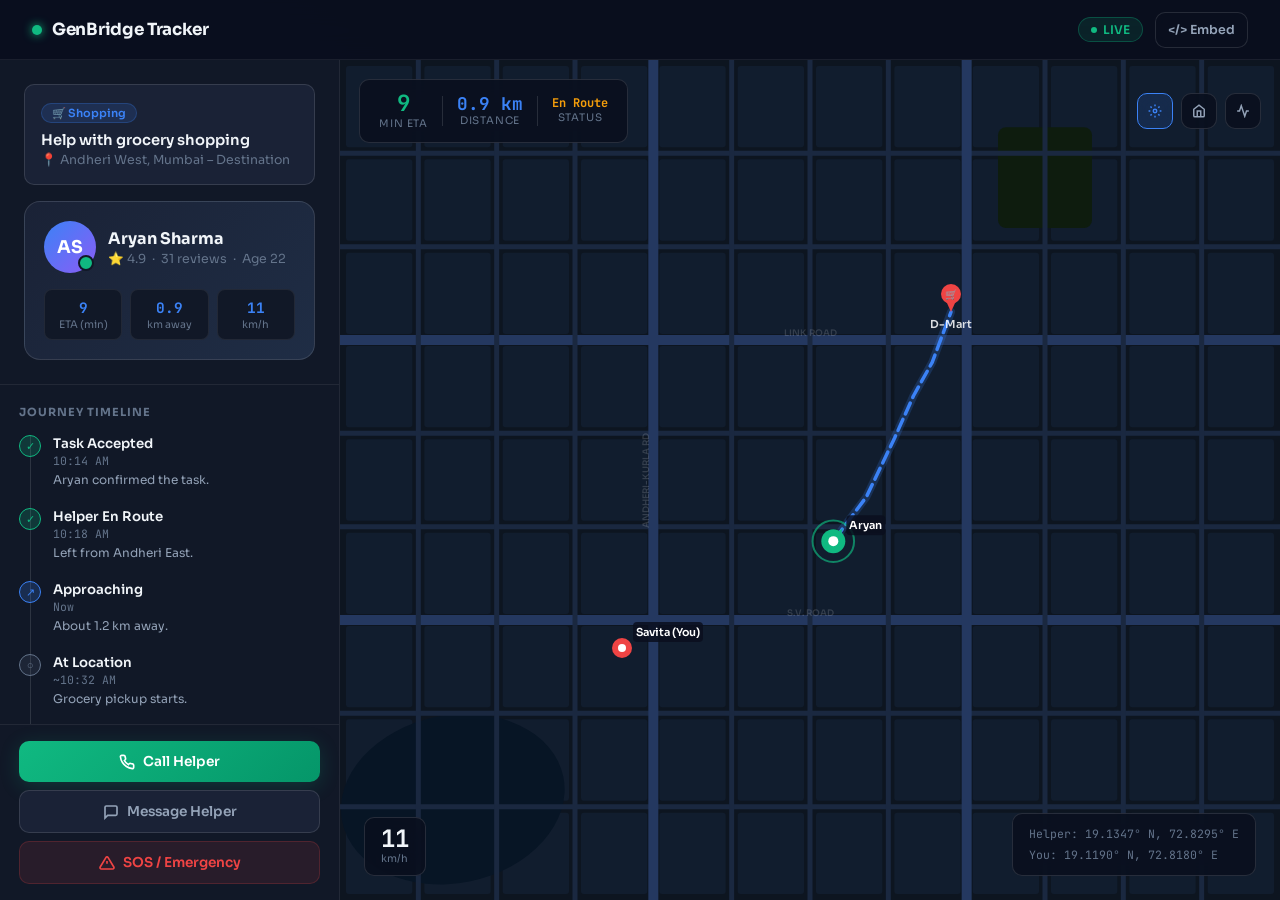
<file: track.html>
<!DOCTYPE html>
<html lang="en">
<head>
  <meta charset="UTF-8"/>
  <meta name="viewport" content="width=device-width, initial-scale=1.0"/>
  <title>Live Helper Tracker – GenBridge</title>
  <link href="https://fonts.googleapis.com/css2?family=Sora:wght@300;400;500;600;700&family=JetBrains+Mono:wght@400;600&display=swap" rel="stylesheet"/>
  <style>
    :root {
      --bg: #0a0f1e;
      --surface: #111827;
      --surface2: #1a2236;
      --surface3: #1f2d45;
      --border: rgba(255,255,255,0.07);
      --border2: rgba(255,255,255,0.12);
      --blue: #3b82f6;
      --blue-glow: rgba(59,130,246,0.25);
      --green: #10b981;
      --green-glow: rgba(16,185,129,0.2);
      --amber: #f59e0b;
      --red: #ef4444;
      --text: #f1f5f9;
      --text-muted: #64748b;
      --text-dim: #94a3b8;
      --radius: 16px;
      --radius-sm: 10px;
      --mono: 'JetBrains Mono', monospace;
    }

    * { margin: 0; padding: 0; box-sizing: border-box; }

    body {
      font-family: 'Sora', sans-serif;
      background: var(--bg);
      color: var(--text);
      min-height: 100vh;
      overflow-x: hidden;
    }

    /* ---- ANIMATED BG ---- */
    body::before {
      content: '';
      position: fixed;
      inset: 0;
      background:
        radial-gradient(ellipse 600px 400px at 10% 20%, rgba(59,130,246,0.06) 0%, transparent 70%),
        radial-gradient(ellipse 500px 400px at 90% 80%, rgba(16,185,129,0.05) 0%, transparent 70%);
      pointer-events: none;
      z-index: 0;
    }

    /* ---- HEADER ---- */
    header {
      position: sticky; top: 0; z-index: 100;
      background: rgba(10,15,30,0.85);
      backdrop-filter: blur(20px);
      border-bottom: 1px solid var(--border);
      padding: 0 2rem;
      height: 60px;
      display: flex; align-items: center; justify-content: space-between;
    }

    .logo {
      display: flex; align-items: center; gap: 10px;
      font-size: 1.05rem; font-weight: 700; letter-spacing: -0.3px;
    }
    .logo-dot {
      width: 10px; height: 10px; border-radius: 50%;
      background: var(--green);
      box-shadow: 0 0 10px var(--green);
      animation: pulse-dot 2s ease-in-out infinite;
    }
    @keyframes pulse-dot {
      0%,100% { transform: scale(1); box-shadow: 0 0 10px var(--green); }
      50% { transform: scale(1.3); box-shadow: 0 0 18px var(--green); }
    }

    .header-right { display: flex; align-items: center; gap: 12px; }
    .live-badge {
      display: flex; align-items: center; gap: 6px;
      background: rgba(16,185,129,0.12);
      border: 1px solid rgba(16,185,129,0.3);
      border-radius: 50px;
      padding: 4px 12px;
      font-size: 0.75rem; font-weight: 600;
      color: var(--green);
    }
    .live-badge-dot {
      width: 6px; height: 6px; border-radius: 50%;
      background: var(--green);
      animation: blink 1.2s ease-in-out infinite;
    }
    @keyframes blink { 0%,100%{opacity:1} 50%{opacity:0.3} }

    /* ---- LAYOUT ---- */
    .layout {
      display: grid;
      grid-template-columns: 340px 1fr;
      height: calc(100vh - 60px);
      position: relative; z-index: 1;
    }

    /* ---- SIDEBAR ---- */
    .sidebar {
      background: var(--surface);
      border-right: 1px solid var(--border);
      display: flex; flex-direction: column;
      overflow: hidden;
    }

    .sidebar-top {
      padding: 1.5rem;
      border-bottom: 1px solid var(--border);
    }

    .task-info-card {
      background: var(--surface2);
      border: 1px solid var(--border2);
      border-radius: var(--radius-sm);
      padding: 1rem;
      margin-bottom: 1rem;
    }

    .task-badge {
      display: inline-flex; align-items: center; gap: 5px;
      background: rgba(59,130,246,0.15);
      border: 1px solid rgba(59,130,246,0.25);
      border-radius: 50px; padding: 2px 10px;
      font-size: 0.7rem; font-weight: 600; color: var(--blue);
      margin-bottom: 0.5rem;
    }

    .task-title-sm { font-size: 0.92rem; font-weight: 600; margin-bottom: 3px; }
    .task-addr { font-size: 0.78rem; color: var(--text-muted); display: flex; align-items: center; gap: 4px; }

    .helper-card {
      background: linear-gradient(135deg, var(--surface2) 0%, var(--surface3) 100%);
      border: 1px solid var(--border2);
      border-radius: var(--radius);
      padding: 1.2rem;
    }

    .helper-card-top { display: flex; align-items: center; gap: 12px; margin-bottom: 1rem; }

    .helper-avatar {
      width: 52px; height: 52px; border-radius: 50%;
      background: linear-gradient(135deg, #3b82f6, #8b5cf6);
      display: flex; align-items: center; justify-content: center;
      font-size: 1.1rem; font-weight: 700; color: #fff;
      flex-shrink: 0;
      position: relative;
    }
    .helper-avatar::after {
      content: '';
      position: absolute; bottom: 2px; right: 2px;
      width: 12px; height: 12px; border-radius: 50%;
      background: var(--green); border: 2px solid var(--surface);
    }

    .helper-name { font-size: 1rem; font-weight: 700; }
    .helper-sub { font-size: 0.78rem; color: var(--text-muted); margin-top: 2px; }

    .helper-stats {
      display: grid; grid-template-columns: 1fr 1fr 1fr;
      gap: 8px;
    }
    .helper-stat {
      background: var(--surface);
      border: 1px solid var(--border);
      border-radius: 8px;
      padding: 0.5rem;
      text-align: center;
    }
    .helper-stat .val { font-size: 0.9rem; font-weight: 700; font-family: var(--mono); color: var(--blue); }
    .helper-stat .lbl { font-size: 0.65rem; color: var(--text-muted); margin-top: 1px; }

    /* ---- TIMELINE ---- */
    .sidebar-timeline {
      flex: 1; overflow-y: auto; padding: 1.2rem;
      scrollbar-width: thin; scrollbar-color: var(--border2) transparent;
    }
    .timeline-label {
      font-size: 0.7rem; font-weight: 700; text-transform: uppercase;
      letter-spacing: 1px; color: var(--text-muted); margin-bottom: 1rem;
    }

    .timeline { position: relative; }
    .timeline::before {
      content: ''; position: absolute; left: 11px; top: 0; bottom: 0;
      width: 1px; background: var(--border2);
    }

    .timeline-item {
      display: flex; gap: 12px; align-items: flex-start;
      margin-bottom: 1.2rem; position: relative;
      opacity: 0;
      transform: translateX(-8px);
      animation: slide-in 0.4s ease forwards;
    }
    @keyframes slide-in {
      to { opacity: 1; transform: translateX(0); }
    }

    .t-dot {
      width: 22px; height: 22px; border-radius: 50%;
      display: flex; align-items: center; justify-content: center;
      flex-shrink: 0; font-size: 0.7rem;
      position: relative; z-index: 1;
    }
    .t-dot.done { background: rgba(16,185,129,0.2); border: 1.5px solid var(--green); color: var(--green); }
    .t-dot.active { background: rgba(59,130,246,0.2); border: 1.5px solid var(--blue); color: var(--blue); animation: ring 1.5s ease-in-out infinite; }
    .t-dot.pending { background: rgba(100,116,139,0.15); border: 1.5px solid var(--text-muted); color: var(--text-muted); }
    @keyframes ring {
      0%,100% { box-shadow: 0 0 0 0 rgba(59,130,246,0.4); }
      50% { box-shadow: 0 0 0 6px rgba(59,130,246,0); }
    }

    .t-content { flex: 1; }
    .t-title { font-size: 0.83rem; font-weight: 600; }
    .t-time { font-size: 0.72rem; color: var(--text-muted); font-family: var(--mono); margin-top: 1px; }
    .t-desc { font-size: 0.75rem; color: var(--text-dim); margin-top: 3px; line-height: 1.5; }

    /* ---- ACTION BUTTONS ---- */
    .sidebar-actions {
      padding: 1rem 1.2rem;
      border-top: 1px solid var(--border);
      display: flex; flex-direction: column; gap: 8px;
    }

    .btn-call {
      display: flex; align-items: center; justify-content: center; gap: 8px;
      padding: 0.75rem;
      border-radius: var(--radius-sm);
      font-family: 'Sora', sans-serif;
      font-size: 0.85rem; font-weight: 600;
      cursor: pointer; border: none;
      transition: all 0.2s;
    }
    .btn-call.primary {
      background: linear-gradient(135deg, var(--green), #059669);
      color: #fff;
      box-shadow: 0 4px 20px var(--green-glow);
    }
    .btn-call.primary:hover { transform: translateY(-1px); box-shadow: 0 8px 28px var(--green-glow); }
    .btn-call.secondary {
      background: var(--surface2); color: var(--text-dim);
      border: 1px solid var(--border2);
    }
    .btn-call.secondary:hover { background: var(--surface3); color: var(--text); }
    .btn-call.danger { background: rgba(239,68,68,0.1); color: var(--red); border: 1px solid rgba(239,68,68,0.2); }
    .btn-call.danger:hover { background: rgba(239,68,68,0.18); }

    /* ---- MAP AREA ---- */
    .map-area {
      position: relative;
      background: var(--surface2);
      overflow: hidden;
    }

    canvas#map-canvas {
      width: 100%; height: 100%;
      display: block;
    }

    /* ---- MAP OVERLAYS ---- */
    .map-top-bar {
      position: absolute; top: 1.2rem; left: 1.2rem; right: 1.2rem;
      display: flex; align-items: center; gap: 12px;
      z-index: 10;
    }

    .eta-card {
      background: rgba(10,15,30,0.88);
      backdrop-filter: blur(16px);
      border: 1px solid var(--border2);
      border-radius: var(--radius-sm);
      padding: 0.75rem 1.2rem;
      display: flex; align-items: center; gap: 14px;
    }

    .eta-block { text-align: center; }
    .eta-val { font-size: 1.4rem; font-weight: 700; font-family: var(--mono); color: var(--green); line-height: 1; }
    .eta-label { font-size: 0.65rem; text-transform: uppercase; letter-spacing: 0.8px; color: var(--text-muted); margin-top: 2px; }
    .eta-divider { width: 1px; height: 30px; background: var(--border2); }

    .dist-block { text-align: center; }
    .dist-val { font-size: 1.1rem; font-weight: 700; font-family: var(--mono); color: var(--blue); line-height: 1; }
    .dist-label { font-size: 0.65rem; text-transform: uppercase; letter-spacing: 0.8px; color: var(--text-muted); margin-top: 2px; }

    .map-controls {
      margin-left: auto; display: flex; gap: 8px;
    }
    .map-btn {
      width: 36px; height: 36px;
      background: rgba(10,15,30,0.88);
      backdrop-filter: blur(16px);
      border: 1px solid var(--border2);
      border-radius: 10px;
      display: flex; align-items: center; justify-content: center;
      cursor: pointer; color: var(--text-dim);
      font-size: 0.9rem;
      transition: all 0.18s;
    }
    .map-btn:hover { border-color: var(--blue); color: var(--blue); }
    .map-btn.active { background: rgba(59,130,246,0.15); border-color: var(--blue); color: var(--blue); }

    .speed-badge {
      position: absolute; bottom: 1.5rem; left: 1.5rem;
      background: rgba(10,15,30,0.88);
      backdrop-filter: blur(16px);
      border: 1px solid var(--border2);
      border-radius: var(--radius-sm);
      padding: 0.6rem 1rem;
      z-index: 10;
    }
    .speed-val { font-size: 1.5rem; font-weight: 700; font-family: var(--mono); color: var(--text); line-height: 1; }
    .speed-unit { font-size: 0.65rem; color: var(--text-muted); margin-top: 1px; }

    .coord-display {
      position: absolute; bottom: 1.5rem; right: 1.5rem;
      background: rgba(10,15,30,0.88);
      backdrop-filter: blur(16px);
      border: 1px solid var(--border2);
      border-radius: var(--radius-sm);
      padding: 0.6rem 1rem;
      font-family: var(--mono);
      font-size: 0.72rem; color: var(--text-muted);
      z-index: 10;
      line-height: 1.8;
    }

    /* ---- PANIC ALERT ---- */
    .panic-overlay {
      position: fixed; inset: 0;
      background: rgba(239,68,68,0.12);
      display: none; z-index: 200;
      animation: panic-flash 0.6s ease-in-out infinite;
    }
    @keyframes panic-flash { 0%,100%{opacity:0} 50%{opacity:1} }

    .panic-modal {
      position: fixed;
      top: 50%; left: 50%;
      transform: translate(-50%, -50%);
      background: var(--surface);
      border: 2px solid var(--red);
      border-radius: var(--radius);
      padding: 2rem;
      z-index: 201;
      width: 360px;
      box-shadow: 0 0 60px rgba(239,68,68,0.3);
      display: none;
      text-align: center;
    }
    .panic-modal.show { display: block; }
    .panic-overlay.show { display: block; }

    /* ---- TOAST ---- */
    .toast-container {
      position: fixed; top: 80px; right: 1.5rem;
      display: flex; flex-direction: column; gap: 8px;
      z-index: 300;
    }
    .toast {
      background: var(--surface);
      border: 1px solid var(--border2);
      border-radius: var(--radius-sm);
      padding: 0.8rem 1rem;
      font-size: 0.82rem;
      display: flex; align-items: center; gap: 8px;
      animation: toast-in 0.3s ease, toast-out 0.3s ease 2.7s forwards;
      min-width: 240px;
      box-shadow: 0 8px 24px rgba(0,0,0,0.3);
    }
    @keyframes toast-in { from { opacity: 0; transform: translateX(20px); } to { opacity: 1; transform: translateX(0); } }
    @keyframes toast-out { from { opacity: 1; } to { opacity: 0; transform: translateX(20px); } }
    .toast.success { border-left: 3px solid var(--green); }
    .toast.info { border-left: 3px solid var(--blue); }
    .toast.warn { border-left: 3px solid var(--amber); }

    /* ---- INTEGRATION PANEL ---- */
    .integration-panel {
      position: absolute; top: 0; right: 0; bottom: 0;
      width: 360px;
      background: var(--surface);
      border-left: 1px solid var(--border);
      transform: translateX(100%);
      transition: transform 0.35s cubic-bezier(0.16, 1, 0.3, 1);
      z-index: 20;
      overflow-y: auto;
      padding: 1.5rem;
    }
    .integration-panel.open { transform: translateX(0); }

    .integration-panel h3 { font-size: 1rem; font-weight: 700; margin-bottom: 0.3rem; }
    .integration-panel p { font-size: 0.78rem; color: var(--text-muted); margin-bottom: 1.2rem; line-height: 1.6; }

    .code-block {
      background: #0d1117;
      border: 1px solid var(--border2);
      border-radius: 8px;
      padding: 0.9rem;
      font-family: var(--mono);
      font-size: 0.72rem;
      line-height: 1.7;
      color: #e2e8f0;
      overflow-x: auto;
      margin-bottom: 1rem;
      white-space: pre;
    }
    .code-block .kw { color: #7dd3fc; }
    .code-block .str { color: #86efac; }
    .code-block .fn { color: #c4b5fd; }
    .code-block .cm { color: #475569; }
    .code-block .num { color: #fda4af; }

    .copy-btn {
      display: flex; align-items: center; gap: 6px;
      padding: 0.45rem 0.9rem;
      border-radius: 7px;
      border: 1px solid var(--border2);
      background: var(--surface2);
      color: var(--text-dim);
      font-family: 'Sora', sans-serif;
      font-size: 0.75rem; font-weight: 600;
      cursor: pointer; transition: all 0.18s;
      margin-bottom: 1.4rem;
    }
    .copy-btn:hover { background: var(--blue); color: #fff; border-color: var(--blue); }

    .method-tab { display: flex; gap: 6px; margin-bottom: 1rem; }
    .m-tab {
      padding: 5px 12px; border-radius: 6px; font-size: 0.75rem; font-weight: 600;
      cursor: pointer; border: 1px solid var(--border2); background: none; color: var(--text-muted);
      font-family: 'Sora', sans-serif; transition: all 0.18s;
    }
    .m-tab.active { background: var(--blue); color: #fff; border-color: var(--blue); }

    .section-title {
      font-size: 0.7rem; font-weight: 700; text-transform: uppercase;
      letter-spacing: 1px; color: var(--text-muted);
      margin: 1.2rem 0 0.7rem;
    }

    .close-panel {
      display: flex; align-items: center; gap: 6px;
      padding: 0.4rem 0.8rem;
      border-radius: 7px; border: 1px solid var(--border2);
      background: none; color: var(--text-muted);
      font-family: 'Sora', sans-serif; font-size: 0.78rem;
      cursor: pointer; margin-bottom: 1.2rem;
      transition: all 0.18s;
    }
    .close-panel:hover { background: var(--surface2); color: var(--text); }

    /* ---- RESPONSIVE ---- */
    @media (max-width: 860px) {
      .layout { grid-template-columns: 1fr; }
      .sidebar { max-height: 50vh; }
      .integration-panel { width: 100%; }
    }
  </style>
</head>
<body>

<!-- HEADER -->
<header>
  <div class="logo">
    <div class="logo-dot"></div>
    GenBridge Tracker
  </div>
  <div class="header-right">
    <div class="live-badge"><div class="live-badge-dot"></div> LIVE</div>
    <button class="map-btn" onclick="toggleIntegration()" title="Integration Code" style="width:auto;padding:0 12px;gap:6px;font-size:0.78rem;font-family:Sora,sans-serif;font-weight:600;">
      &lt;/&gt; Embed
    </button>
  </div>
</header>

<!-- LAYOUT -->
<div class="layout">

  <!-- SIDEBAR -->
  <aside class="sidebar">
    <div class="sidebar-top">
      <!-- Task Info -->
      <div class="task-info-card">
        <div class="task-badge">&#128722; Shopping</div>
        <div class="task-title-sm">Help with grocery shopping</div>
        <div class="task-addr">&#128205; Andheri West, Mumbai – Destination</div>
      </div>

      <!-- Helper Card -->
      <div class="helper-card">
        <div class="helper-card-top">
          <div class="helper-avatar">AS</div>
          <div>
            <div class="helper-name">Aryan Sharma</div>
            <div class="helper-sub">&#11088; 4.9 &nbsp;·&nbsp; 31 reviews &nbsp;·&nbsp; Age 22</div>
          </div>
        </div>
        <div class="helper-stats">
          <div class="helper-stat">
            <div class="val" id="stat-eta">8</div>
            <div class="lbl">ETA (min)</div>
          </div>
          <div class="helper-stat">
            <div class="val" id="stat-dist">1.2</div>
            <div class="lbl">km away</div>
          </div>
          <div class="helper-stat">
            <div class="val" id="stat-speed">14</div>
            <div class="lbl">km/h</div>
          </div>
        </div>
      </div>
    </div>

    <!-- Timeline -->
    <div class="sidebar-timeline">
      <div class="timeline-label">Journey Timeline</div>
      <div class="timeline" id="timeline">
        <!-- Populated by JS -->
      </div>
    </div>

    <!-- Action Buttons -->
    <div class="sidebar-actions">
      <button class="btn-call primary" onclick="callHelper()">
        <svg width="16" height="16" viewBox="0 0 24 24" fill="none" stroke="currentColor" stroke-width="2.5"><path d="M22 16.92v3a2 2 0 0 1-2.18 2 19.79 19.79 0 0 1-8.63-3.07 19.5 19.5 0 0 1-6-6 19.79 19.79 0 0 1-3.07-8.67A2 2 0 0 1 4.11 2h3a2 2 0 0 1 2 1.72c.127.96.361 1.903.7 2.81a2 2 0 0 1-.45 2.11L8.09 9.91a16 16 0 0 0 6 6l1.27-1.27a2 2 0 0 1 2.11-.45c.907.339 1.85.573 2.81.7A2 2 0 0 1 22 16.92z"/></svg>
        Call Helper
      </button>
      <button class="btn-call secondary" onclick="sendMessage()">
        <svg width="16" height="16" viewBox="0 0 24 24" fill="none" stroke="currentColor" stroke-width="2.5"><path d="M21 15a2 2 0 0 1-2 2H7l-4 4V5a2 2 0 0 1 2-2h14a2 2 0 0 1 2 2z"/></svg>
        Message Helper
      </button>
      <button class="btn-call danger" onclick="triggerSOS()">
        <svg width="16" height="16" viewBox="0 0 24 24" fill="none" stroke="currentColor" stroke-width="2.5"><path d="M10.29 3.86L1.82 18a2 2 0 0 0 1.71 3h16.94a2 2 0 0 0 1.71-3L13.71 3.86a2 2 0 0 0-3.42 0z"/><line x1="12" y1="9" x2="12" y2="13"/><line x1="12" y1="17" x2="12.01" y2="17"/></svg>
        SOS / Emergency
      </button>
    </div>
  </aside>

  <!-- MAP AREA -->
  <div class="map-area">
    <!-- Top Bar -->
    <div class="map-top-bar">
      <div class="eta-card">
        <div class="eta-block">
          <div class="eta-val" id="eta-display">8</div>
          <div class="eta-label">min ETA</div>
        </div>
        <div class="eta-divider"></div>
        <div class="dist-block">
          <div class="dist-val" id="dist-display">1.2 km</div>
          <div class="dist-label">distance</div>
        </div>
        <div class="eta-divider"></div>
        <div class="dist-block">
          <div class="dist-val" id="status-display" style="font-size:0.75rem;color:#f59e0b;">En Route</div>
          <div class="dist-label">status</div>
        </div>
      </div>
      <div class="map-controls">
        <div class="map-btn active" id="btn-center" onclick="centerMap()" title="Center">
          <svg width="14" height="14" viewBox="0 0 24 24" fill="none" stroke="currentColor" stroke-width="2.5"><circle cx="12" cy="12" r="3"/><path d="M12 1v3M12 20v3M4.22 4.22l2.12 2.12M17.66 17.66l2.12 2.12M1 12h3M20 12h3M4.22 19.78l2.12-2.12M17.66 6.34l2.12-2.12"/></svg>
        </div>
        <div class="map-btn" id="btn-satellite" onclick="toggleMapStyle()" title="Map style">
          <svg width="14" height="14" viewBox="0 0 24 24" fill="none" stroke="currentColor" stroke-width="2.5"><path d="M3 9l9-7 9 7v11a2 2 0 0 1-2 2H5a2 2 0 0 1-2-2z"/><polyline points="9 22 9 12 15 12 15 22"/></svg>
        </div>
        <div class="map-btn" id="btn-route" onclick="toggleRoute()" title="Show route">
          <svg width="14" height="14" viewBox="0 0 24 24" fill="none" stroke="currentColor" stroke-width="2.5"><polyline points="22 12 18 12 15 21 9 3 6 12 2 12"/></svg>
        </div>
      </div>
    </div>

    <!-- Canvas Map -->
    <canvas id="map-canvas"></canvas>

    <!-- Speed -->
    <div class="speed-badge">
      <div class="speed-val" id="speed-display">14</div>
      <div class="speed-unit">km/h</div>
    </div>

    <!-- Coordinates -->
    <div class="coord-display">
      <div id="helper-coord">Helper: 19.1357° N, 72.8264° E</div>
      <div id="elder-coord">You: 19.1190° N, 72.8180° E</div>
    </div>
  </div>
</div>

<!-- INTEGRATION PANEL -->
<div class="integration-panel" id="integration-panel">
  <button class="close-panel" onclick="toggleIntegration()">← Close</button>

  <h3>&#128279; Embed the Tracker</h3>
  <p>Add real-time helper tracking to your GenBridge pages. Choose your integration method below.</p>

  <div class="method-tab">
    <button class="m-tab active" onclick="switchTab(this,'iframe')">iFrame</button>
    <button class="m-tab" onclick="switchTab(this,'js')">JavaScript</button>
    <button class="m-tab" onclick="switchTab(this,'api')">REST API</button>
  </div>

  <!-- IFRAME TAB -->
  <div id="tab-iframe">
    <div class="section-title">Embed via iFrame</div>
    <div class="code-block" id="code-iframe"><span class="cm">&lt;!-- Add to your task detail page --&gt;</span>
<span class="kw">&lt;iframe</span>
  <span class="str">src</span>=<span class="str">"https://genbridge.app/track.html
       ?taskId=TASK_ID
       &helperId=HELPER_ID"</span>
  <span class="str">width</span>=<span class="str">"100%"</span>
  <span class="str">height</span>=<span class="str">"560"</span>
  <span class="str">frameborder</span>=<span class="str">"0"</span>
  <span class="str">allow</span>=<span class="str">"geolocation"</span>
  <span class="str">style</span>=<span class="str">"border-radius:16px;"</span>
<span class="kw">&gt;&lt;/iframe&gt;</span></div>
    <button class="copy-btn" onclick="copyCode('code-iframe')">&#128203; Copy Code</button>

    <div class="section-title">Minimal Widget Mode</div>
    <div class="code-block"><span class="cm">&lt;!-- Compact ETA widget only --&gt;</span>
<span class="kw">&lt;iframe</span>
  <span class="str">src</span>=<span class="str">"https://genbridge.app/track.html
       ?mode=widget
       &taskId=TASK_ID"</span>
  <span class="str">width</span>=<span class="str">"320"</span>
  <span class="str">height</span>=<span class="str">"120"</span>
  <span class="str">frameborder</span>=<span class="str">"0"</span>
<span class="kw">&gt;&lt;/iframe&gt;</span></div>
  </div>

  <!-- JS TAB -->
  <div id="tab-js" style="display:none;">
    <div class="section-title">JavaScript SDK</div>
    <div class="code-block" id="code-js"><span class="cm">// 1. Include the SDK</span>
<span class="kw">&lt;script</span> <span class="str">src</span>=<span class="str">"https://genbridge.app/sdk/tracker.js"</span><span class="kw">&gt;&lt;/script&gt;</span>

<span class="cm">// 2. Initialise the tracker</span>
<span class="kw">const</span> tracker = <span class="kw">new</span> <span class="fn">GenBridgeTracker</span>({
  container: <span class="str">'#tracker-mount'</span>,
  taskId: <span class="str">'TASK_ID'</span>,
  helperId: <span class="str">'HELPER_ID'</span>,
  theme: <span class="str">'dark'</span>, <span class="cm">// 'light' | 'dark'</span>
  showSOS: <span class="kw">true</span>,
  onArrival: (data) => {
    <span class="fn">console</span>.log(<span class="str">'Helper arrived!'</span>, data);
  },
  onLocationUpdate: (loc) => {
    <span class="cm">// { lat, lng, speed, eta, dist }</span>
    updateYourUI(loc);
  }
});

<span class="cm">// 3. Mount element in your HTML</span>
<span class="kw">&lt;div</span> <span class="str">id</span>=<span class="str">"tracker-mount"</span><span class="kw">&gt;&lt;/div&gt;</span></div>
    <button class="copy-btn" onclick="copyCode('code-js')">&#128203; Copy Code</button>

    <div class="section-title">Event Listeners</div>
    <div class="code-block"><span class="fn">tracker</span>.on(<span class="str">'update'</span>, (loc) => { ... });
<span class="fn">tracker</span>.on(<span class="str">'arrived'</span>, () => { ... });
<span class="fn">tracker</span>.on(<span class="str">'sos'</span>, (data) => { ... });
<span class="fn">tracker</span>.on(<span class="str">'offline'</span>, () => { ... });</div>
  </div>

  <!-- API TAB -->
  <div id="tab-api" style="display:none;">
    <div class="section-title">REST API Endpoint</div>
    <div class="code-block" id="code-api"><span class="cm"># Get current helper location</span>
<span class="fn">GET</span> /api/track/{taskId}/location

<span class="cm"># Response</span>
{
  <span class="str">"helperId"</span>: <span class="str">"h_abc123"</span>,
  <span class="str">"lat"</span>: <span class="num">19.1357</span>,
  <span class="str">"lng"</span>: <span class="num">72.8264</span>,
  <span class="str">"speed_kmh"</span>: <span class="num">14</span>,
  <span class="str">"eta_mins"</span>: <span class="num">8</span>,
  <span class="str">"distance_km"</span>: <span class="num">1.2</span>,
  <span class="str">"status"</span>: <span class="str">"en_route"</span>,
  <span class="str">"updated_at"</span>: <span class="str">"2025-03-25T10:32:00Z"</span>
}</div>
    <button class="copy-btn" onclick="copyCode('code-api')">&#128203; Copy Code</button>

    <div class="section-title">WebSocket (Real-time)</div>
    <div class="code-block"><span class="kw">const</span> ws = <span class="kw">new</span> <span class="fn">WebSocket</span>(
  <span class="str">'wss://genbridge.app/ws/track/TASK_ID'</span>
);

ws.onmessage = (e) => {
  <span class="kw">const</span> loc = <span class="fn">JSON</span>.parse(e.data);
  <span class="cm">// Updates every 3 seconds</span>
  console.log(loc.lat, loc.lng, loc.eta);
};</div>

    <div class="section-title">Authentication</div>
    <div class="code-block"><span class="cm"># Include in request headers</span>
<span class="str">Authorization</span>: Bearer <span class="num">YOUR_API_KEY</span>
<span class="str">X-GenBridge-Task</span>: <span class="num">TASK_ID</span></div>
  </div>
</div>

<!-- SOS OVERLAY -->
<div class="panic-overlay" id="panic-overlay"></div>
<div class="panic-modal" id="panic-modal">
  <div style="font-size:2.5rem;margin-bottom:0.8rem;">🚨</div>
  <h2 style="color:var(--red);margin-bottom:0.5rem;">Emergency Alert Sent</h2>
  <p style="font-size:0.85rem;color:var(--text-muted);margin-bottom:1.5rem;line-height:1.6;">
    Helper's last location has been shared with emergency contacts and local authorities.
  </p>
  <div style="display:flex;gap:8px;justify-content:center;">
    <button class="btn-call primary" onclick="closePanic()" style="padding:0.6rem 1.5rem;">Dismiss</button>
  </div>
</div>

<!-- TOAST CONTAINER -->
<div class="toast-container" id="toast-container"></div>

<script>
// ============================================================
// MAP ENGINE – Canvas-based city map simulation
// ============================================================

const canvas = document.getElementById('map-canvas');
const ctx = canvas.getContext('2d');

let mapStyle = 'dark';
let showRoute = true;
let centered = true;
let animFrame;

// World coordinates (Mumbai area simulation)
const ELDER = { x: 0.3, y: 0.7, label: 'Savita (You)' };
const DEST  = { x: 0.65, y: 0.3, label: 'D-Mart Andheri' };

// Helper starts at some offset from elder
let helper = { x: 0.52, y: 0.58, label: 'Aryan', speed: 0 };

// Path waypoints (simulated route)
const routeWaypoints = [
  { x: 0.52, y: 0.58 },
  { x: 0.56, y: 0.52 },
  { x: 0.59, y: 0.45 },
  { x: 0.61, y: 0.40 },
  { x: 0.63, y: 0.36 },
  { x: 0.65, y: 0.30 },
];

let wpIndex = 0;
let wpProgress = 0;
let arrived = false;

// Trail of past positions
const trail = [];

function resize() {
  const rect = canvas.parentElement.getBoundingClientRect();
  canvas.width = rect.width;
  canvas.height = rect.height;
}

function lerp(a, b, t) { return a + (b - a) * t; }

function worldToScreen(wx, wy) {
  return {
    x: wx * canvas.width,
    y: wy * canvas.height
  };
}

function dist(a, b) {
  return Math.sqrt((a.x - b.x) ** 2 + (a.y - b.y) ** 2);
}

// Dark map palette
const DARK_PALETTE = {
  bg: '#0d1520',
  block: '#111d2e',
  road: '#1a2840',
  roadMain: '#1e3050',
  roadMajor: '#243860',
  park: '#0e1c0e',
  water: '#071525',
  grid: 'rgba(255,255,255,0.02)',
};

const LIGHT_PALETTE = {
  bg: '#e8eff6',
  block: '#d4dfe8',
  road: '#f0f4f8',
  roadMain: '#ffffff',
  roadMajor: '#ffffff',
  park: '#cce8cc',
  water: '#b8d4e8',
  grid: 'rgba(0,0,0,0.03)',
};

function getPalette() { return mapStyle === 'dark' ? DARK_PALETTE : LIGHT_PALETTE; }

function drawMap() {
  const P = getPalette();
  const W = canvas.width, H = canvas.height;

  // Background
  ctx.fillStyle = P.bg;
  ctx.fillRect(0, 0, W, H);

  // City blocks (procedural grid pattern)
  ctx.fillStyle = P.block;
  const gridX = 12, gridY = 9;
  for (let r = 0; r < gridY; r++) {
    for (let c = 0; c < gridX; c++) {
      const bx = (c / gridX) * W + 6;
      const by = (r / gridY) * H + 6;
      const bw = (W / gridX) - 12;
      const bh = (H / gridY) - 12;
      ctx.beginPath();
      ctx.roundRect(bx, by, bw, bh, 3);
      ctx.fill();
    }
  }

  // Water feature (bottom-left)
  ctx.fillStyle = P.water;
  ctx.beginPath();
  ctx.ellipse(W * 0.12, H * 0.88, W * 0.12, H * 0.1, -0.2, 0, Math.PI * 2);
  ctx.fill();

  // Park (top-right)
  ctx.fillStyle = P.park;
  ctx.beginPath();
  ctx.roundRect(W * 0.7, H * 0.08, W * 0.1, H * 0.12, 8);
  ctx.fill();

  // Horizontal roads
  for (let r = 1; r < gridY; r++) {
    const y = (r / gridY) * H;
    const isMain = (r === 3 || r === 6);
    ctx.strokeStyle = isMain ? P.roadMajor : P.road;
    ctx.lineWidth = isMain ? 10 : 5;
    ctx.beginPath(); ctx.moveTo(0, y); ctx.lineTo(W, y); ctx.stroke();
  }

  // Vertical roads
  for (let c = 1; c < gridX; c++) {
    const x = (c / gridX) * W;
    const isMain = (c === 4 || c === 8);
    ctx.strokeStyle = isMain ? P.roadMajor : P.road;
    ctx.lineWidth = isMain ? 10 : 5;
    ctx.beginPath(); ctx.moveTo(x, 0); ctx.lineTo(x, H); ctx.stroke();
  }

  // Road labels
  ctx.fillStyle = mapStyle === 'dark' ? 'rgba(255,255,255,0.15)' : 'rgba(0,0,0,0.2)';
  ctx.font = `600 9px 'Sora', sans-serif`;
  ctx.textAlign = 'center';
  ctx.fillText('LINK ROAD', W * 0.5, (3 / gridY) * H - 4);
  ctx.fillText('S.V. ROAD', W * 0.5, (6 / gridY) * H - 4);
  ctx.save();
  ctx.translate((4 / gridX) * W - 4, H * 0.5);
  ctx.rotate(-Math.PI / 2);
  ctx.fillText('ANDHERI-KURLA RD', 0, 0);
  ctx.restore();
}

function drawRoute() {
  if (!showRoute) return;
  const points = routeWaypoints.map(p => worldToScreen(p.x, p.y));

  // Dashed route background
  ctx.strokeStyle = 'rgba(59,130,246,0.2)';
  ctx.lineWidth = 8; ctx.lineCap = 'round'; ctx.lineJoin = 'round';
  ctx.setLineDash([]);
  ctx.beginPath();
  ctx.moveTo(points[0].x, points[0].y);
  for (let i = 1; i < points.length; i++) ctx.lineTo(points[i].x, points[i].y);
  ctx.stroke();

  // Animated route line
  ctx.strokeStyle = '#3b82f6';
  ctx.lineWidth = 3.5;
  ctx.setLineDash([12, 6]);
  ctx.lineDashOffset = -(Date.now() / 60) % 18;
  ctx.beginPath();
  ctx.moveTo(points[0].x, points[0].y);
  for (let i = 1; i < points.length; i++) ctx.lineTo(points[i].x, points[i].y);
  ctx.stroke();
  ctx.setLineDash([]);
}

function drawTrail() {
  if (trail.length < 2) return;
  for (let i = 1; i < trail.length; i++) {
    const a = worldToScreen(trail[i-1].x, trail[i-1].y);
    const b = worldToScreen(trail[i].x, trail[i].y);
    const alpha = (i / trail.length) * 0.5;
    ctx.strokeStyle = `rgba(16,185,129,${alpha})`;
    ctx.lineWidth = 2.5;
    ctx.beginPath(); ctx.moveTo(a.x, a.y); ctx.lineTo(b.x, b.y); ctx.stroke();
  }
}

function drawMarker(wx, wy, color, label, isHelper = false) {
  const { x, y } = worldToScreen(wx, wy);

  if (isHelper) {
    // Pulsing ring
    const t = (Date.now() % 1500) / 1500;
    ctx.strokeStyle = color;
    ctx.lineWidth = 2;
    ctx.globalAlpha = 1 - t;
    ctx.beginPath(); ctx.arc(x, y, 14 + t * 20, 0, Math.PI * 2); ctx.stroke();
    ctx.globalAlpha = 1;

    // Direction arrow (simple triangle)
    if (wpIndex < routeWaypoints.length - 1) {
      const next = routeWaypoints[Math.min(wpIndex + 1, routeWaypoints.length - 1)];
      const ns = worldToScreen(next.x, next.y);
      const angle = Math.atan2(ns.y - y, ns.x - x);
      ctx.save();
      ctx.translate(x, y);
      ctx.rotate(angle);
      ctx.fillStyle = color;
      ctx.beginPath();
      ctx.moveTo(16, 0);
      ctx.lineTo(-8, 7);
      ctx.lineTo(-8, -7);
      ctx.closePath();
      ctx.fill();
      ctx.restore();
    }
  }

  // Circle
  ctx.fillStyle = color;
  ctx.beginPath();
  ctx.arc(x, y, isHelper ? 12 : 10, 0, Math.PI * 2);
  ctx.fill();

  // Inner white dot
  ctx.fillStyle = '#fff';
  ctx.beginPath();
  ctx.arc(x, y, isHelper ? 5 : 4, 0, Math.PI * 2);
  ctx.fill();

  // Label
  const pad = 6, labelX = x + (isHelper ? 16 : 14), labelY = y - 12;
  ctx.font = `600 11px 'Sora', sans-serif`;
  ctx.textAlign = 'left';
  const tw = ctx.measureText(label).width;
  ctx.fillStyle = 'rgba(10,15,30,0.85)';
  ctx.beginPath();
  ctx.roundRect(labelX - pad/2, labelY - 14, tw + pad, 20, 4);
  ctx.fill();
  ctx.fillStyle = '#fff';
  ctx.fillText(label, labelX, labelY);
}

function drawDestPin(wx, wy) {
  const { x, y } = worldToScreen(wx, wy);
  ctx.fillStyle = '#ef4444';
  ctx.beginPath();
  ctx.arc(x, y - 18, 10, 0, Math.PI * 2);
  ctx.fill();
  ctx.beginPath();
  ctx.moveTo(x, y);
  ctx.lineTo(x - 8, y - 18);
  ctx.lineTo(x + 8, y - 18);
  ctx.closePath();
  ctx.fill();
  ctx.fillStyle = '#fff';
  ctx.font = '10px sans-serif';
  ctx.textAlign = 'center';
  ctx.fillText('🛒', x, y - 14);

  // Label
  ctx.font = '600 11px Sora';
  ctx.fillStyle = mapStyle === 'dark' ? 'rgba(255,255,255,0.85)' : 'rgba(0,0,0,0.75)';
  ctx.textAlign = 'center';
  ctx.fillText('D-Mart', x, y + 16);
}

function frame() {
  if (!arrived && wpIndex < routeWaypoints.length - 1) {
    wpProgress += 0.003;
    if (wpProgress >= 1) {
      wpProgress = 0;
      wpIndex++;
      if (wpIndex >= routeWaypoints.length - 1) {
        arrived = true;
        onArrived();
      }
    }
    if (!arrived) {
      const a = routeWaypoints[wpIndex];
      const b = routeWaypoints[Math.min(wpIndex + 1, routeWaypoints.length - 1)];
      helper.x = lerp(a.x, b.x, wpProgress);
      helper.y = lerp(a.y, b.y, wpProgress);
      trail.push({ x: helper.x, y: helper.y });
      if (trail.length > 40) trail.shift();
    }
  }

  // Simulate speed + ETA
  const d = dist(helper, DEST);
  const kmDist = (d * 3).toFixed(1);
  const etaMins = Math.max(0, Math.round(d * 30 - wpIndex));
  const speed = arrived ? 0 : (12 + Math.sin(Date.now() / 1000) * 4).toFixed(0);

  document.getElementById('eta-display').textContent = arrived ? '0' : etaMins;
  document.getElementById('dist-display').textContent = arrived ? '0 m' : kmDist + ' km';
  document.getElementById('status-display').textContent = arrived ? '✓ Arrived' : 'En Route';
  document.getElementById('status-display').style.color = arrived ? '#10b981' : '#f59e0b';
  document.getElementById('speed-display').textContent = speed;
  document.getElementById('stat-eta').textContent = arrived ? '0' : etaMins;
  document.getElementById('stat-dist').textContent = arrived ? '0' : kmDist;
  document.getElementById('stat-speed').textContent = speed;

  // Coords
  const latH = (19.1190 + helper.x * 0.03).toFixed(4);
  const lngH = (72.8180 + helper.y * 0.02).toFixed(4);
  document.getElementById('helper-coord').textContent = `Helper: ${latH}° N, ${lngH}° E`;

  // Draw
  ctx.clearRect(0, 0, canvas.width, canvas.height);
  drawMap();
  drawRoute();
  drawTrail();
  drawDestPin(DEST.x, DEST.y);
  drawMarker(ELDER.x, ELDER.y, '#ef4444', 'Savita (You)');
  if (!arrived) {
    drawMarker(helper.x, helper.y, '#10b981', 'Aryan', true);
  } else {
    drawMarker(DEST.x, DEST.y - 0.05, '#10b981', 'Aryan ✓', true);
  }

  animFrame = requestAnimationFrame(frame);
}

// ============================================================
// TIMELINE
// ============================================================
const timelineData = [
  { status: 'done', icon: '✓', title: 'Task Accepted', time: '10:14 AM', desc: 'Aryan confirmed the task.' },
  { status: 'done', icon: '✓', title: 'Helper En Route', time: '10:18 AM', desc: 'Left from Andheri East.' },
  { status: 'active', icon: '↗', title: 'Approaching', time: 'Now', desc: 'About 1.2 km away.' },
  { status: 'pending', icon: '○', title: 'At Location', time: '~10:32 AM', desc: 'Grocery pickup starts.' },
  { status: 'pending', icon: '○', title: 'Task Complete', time: '~11:00 AM', desc: 'Delivery & sign-off.' },
];

function buildTimeline() {
  const tl = document.getElementById('timeline');
  tl.innerHTML = timelineData.map((item, i) => `
    <div class="timeline-item" style="animation-delay:${i * 0.08}s;">
      <div class="t-dot ${item.status}">${item.icon}</div>
      <div class="t-content">
        <div class="t-title">${item.title}</div>
        <div class="t-time">${item.time}</div>
        <div class="t-desc">${item.desc}</div>
      </div>
    </div>
  `).join('');
}

// ============================================================
// CONTROLS
// ============================================================
function centerMap() {
  centered = !centered;
  document.getElementById('btn-center').classList.toggle('active', centered);
  toast('Map centered on helper', 'info');
}

function toggleMapStyle() {
  mapStyle = mapStyle === 'dark' ? 'light' : 'dark';
  document.getElementById('btn-satellite').classList.toggle('active', mapStyle === 'light');
  toast(`Switched to ${mapStyle} map`, 'info');
}

function toggleRoute() {
  showRoute = !showRoute;
  document.getElementById('btn-route').classList.toggle('active', showRoute);
  toast(showRoute ? 'Route shown' : 'Route hidden', 'info');
}

function callHelper() {
  toast('📞 Calling Aryan Sharma…', 'success');
}

function sendMessage() {
  toast('💬 Opening chat with Aryan…', 'info');
}

function triggerSOS() {
  document.getElementById('panic-overlay').classList.add('show');
  document.getElementById('panic-modal').classList.add('show');
}

function closePanic() {
  document.getElementById('panic-overlay').classList.remove('show');
  document.getElementById('panic-modal').classList.remove('show');
}

function onArrived() {
  toast('✅ Aryan has arrived at D-Mart!', 'success');
  // Update timeline
  timelineData[2].status = 'done'; timelineData[2].icon = '✓'; timelineData[2].time = '10:28 AM';
  timelineData[3].status = 'active'; timelineData[3].icon = '↗'; timelineData[3].time = 'Now';
  buildTimeline();
  document.getElementById('status-display').textContent = '✓ Arrived';
}

// ============================================================
// INTEGRATION PANEL
// ============================================================
function toggleIntegration() {
  document.getElementById('integration-panel').classList.toggle('open');
}

function switchTab(btn, tab) {
  document.querySelectorAll('.m-tab').forEach(t => t.classList.remove('active'));
  btn.classList.add('active');
  ['tab-iframe','tab-js','tab-api'].forEach(id => {
    document.getElementById(id).style.display = id === `tab-${tab}` ? 'block' : 'none';
  });
}

function copyCode(id) {
  const el = document.getElementById(id);
  const text = el.innerText;
  navigator.clipboard.writeText(text).then(() => toast('Code copied!', 'success')).catch(() => {
    const ta = document.createElement('textarea');
    ta.value = text; document.body.appendChild(ta); ta.select();
    document.execCommand('copy'); document.body.removeChild(ta);
    toast('Code copied!', 'success');
  });
}

// ============================================================
// TOASTS
// ============================================================
function toast(msg, type = 'info') {
  const c = document.getElementById('toast-container');
  const el = document.createElement('div');
  el.className = `toast ${type}`;
  el.innerHTML = `<span>${msg}</span>`;
  c.appendChild(el);
  setTimeout(() => el.remove(), 3200);
}

// ============================================================
// INIT
// ============================================================
window.addEventListener('resize', () => { resize(); });
resize();
buildTimeline();
frame();

// Simulate periodic updates
setInterval(() => {
  if (!arrived) toast('📍 Location updated', 'info');
}, 15000);
</script>
</body>
</html>
</file>
